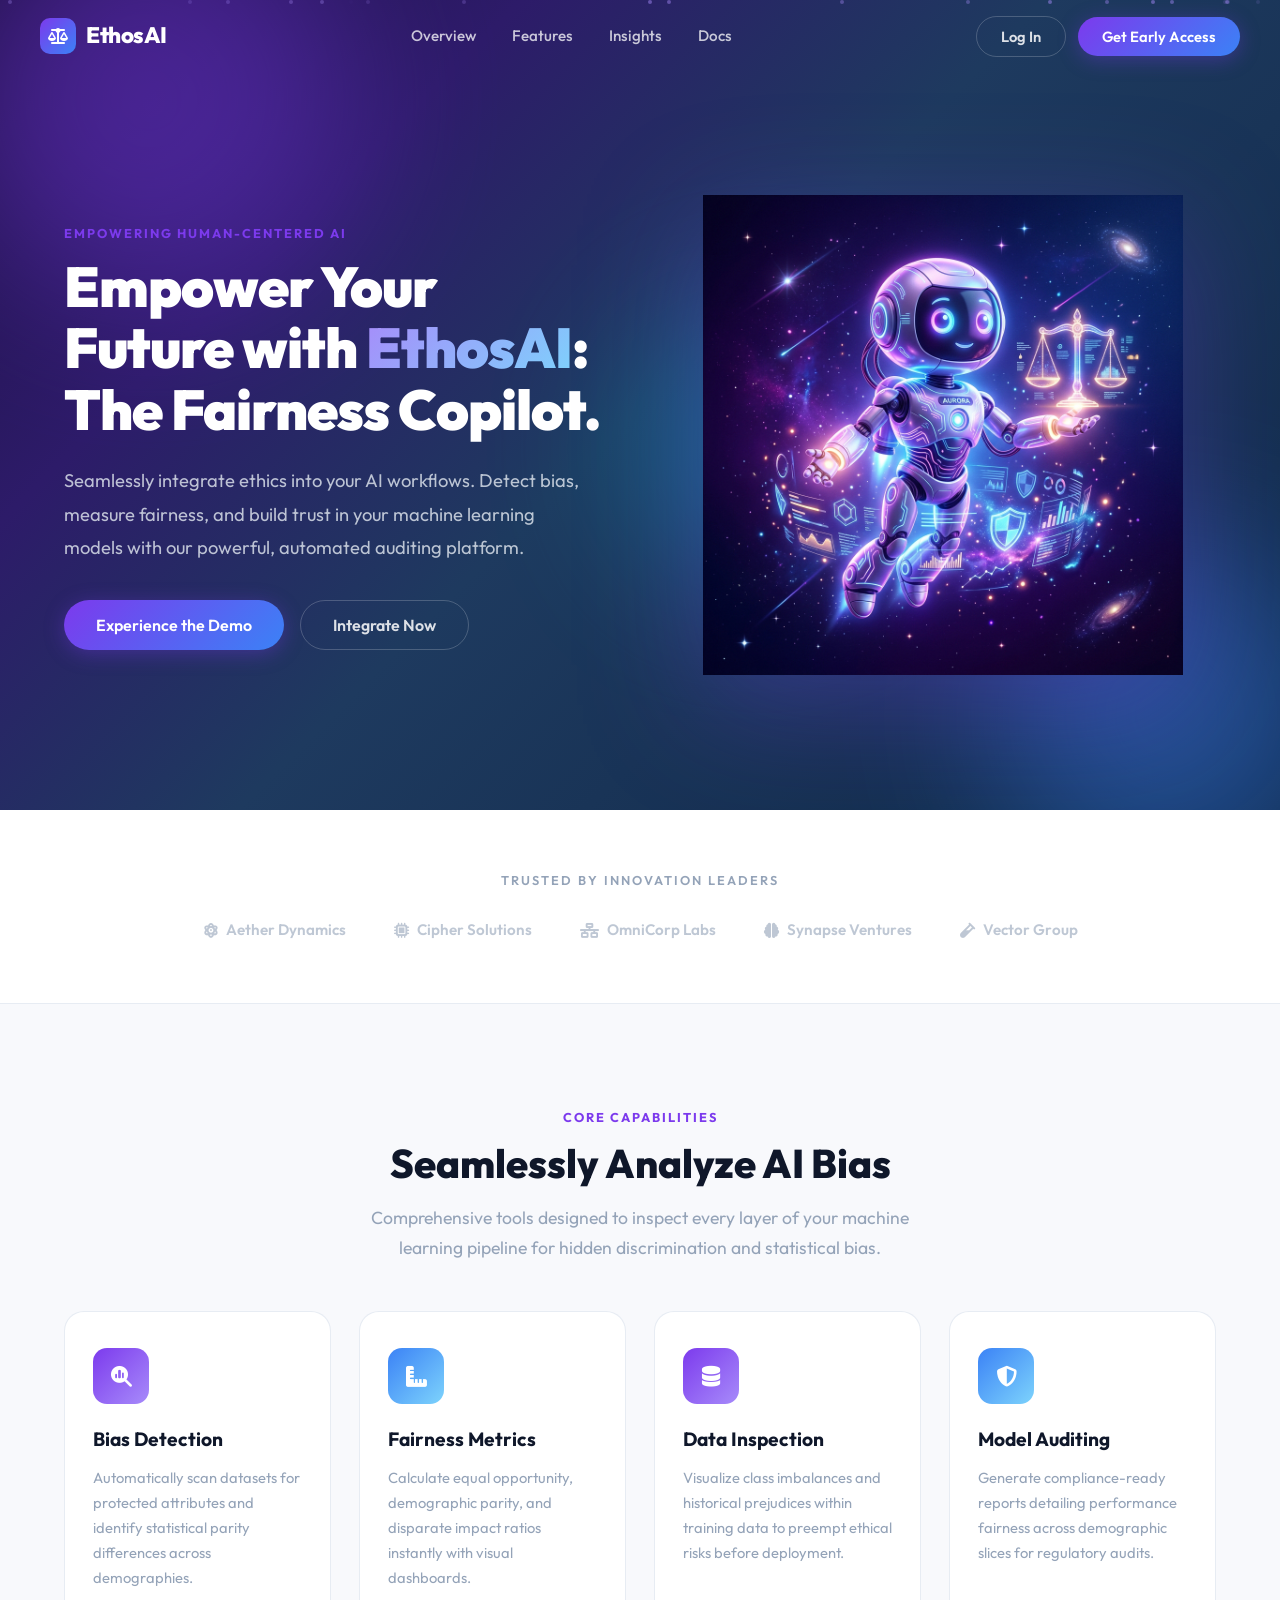
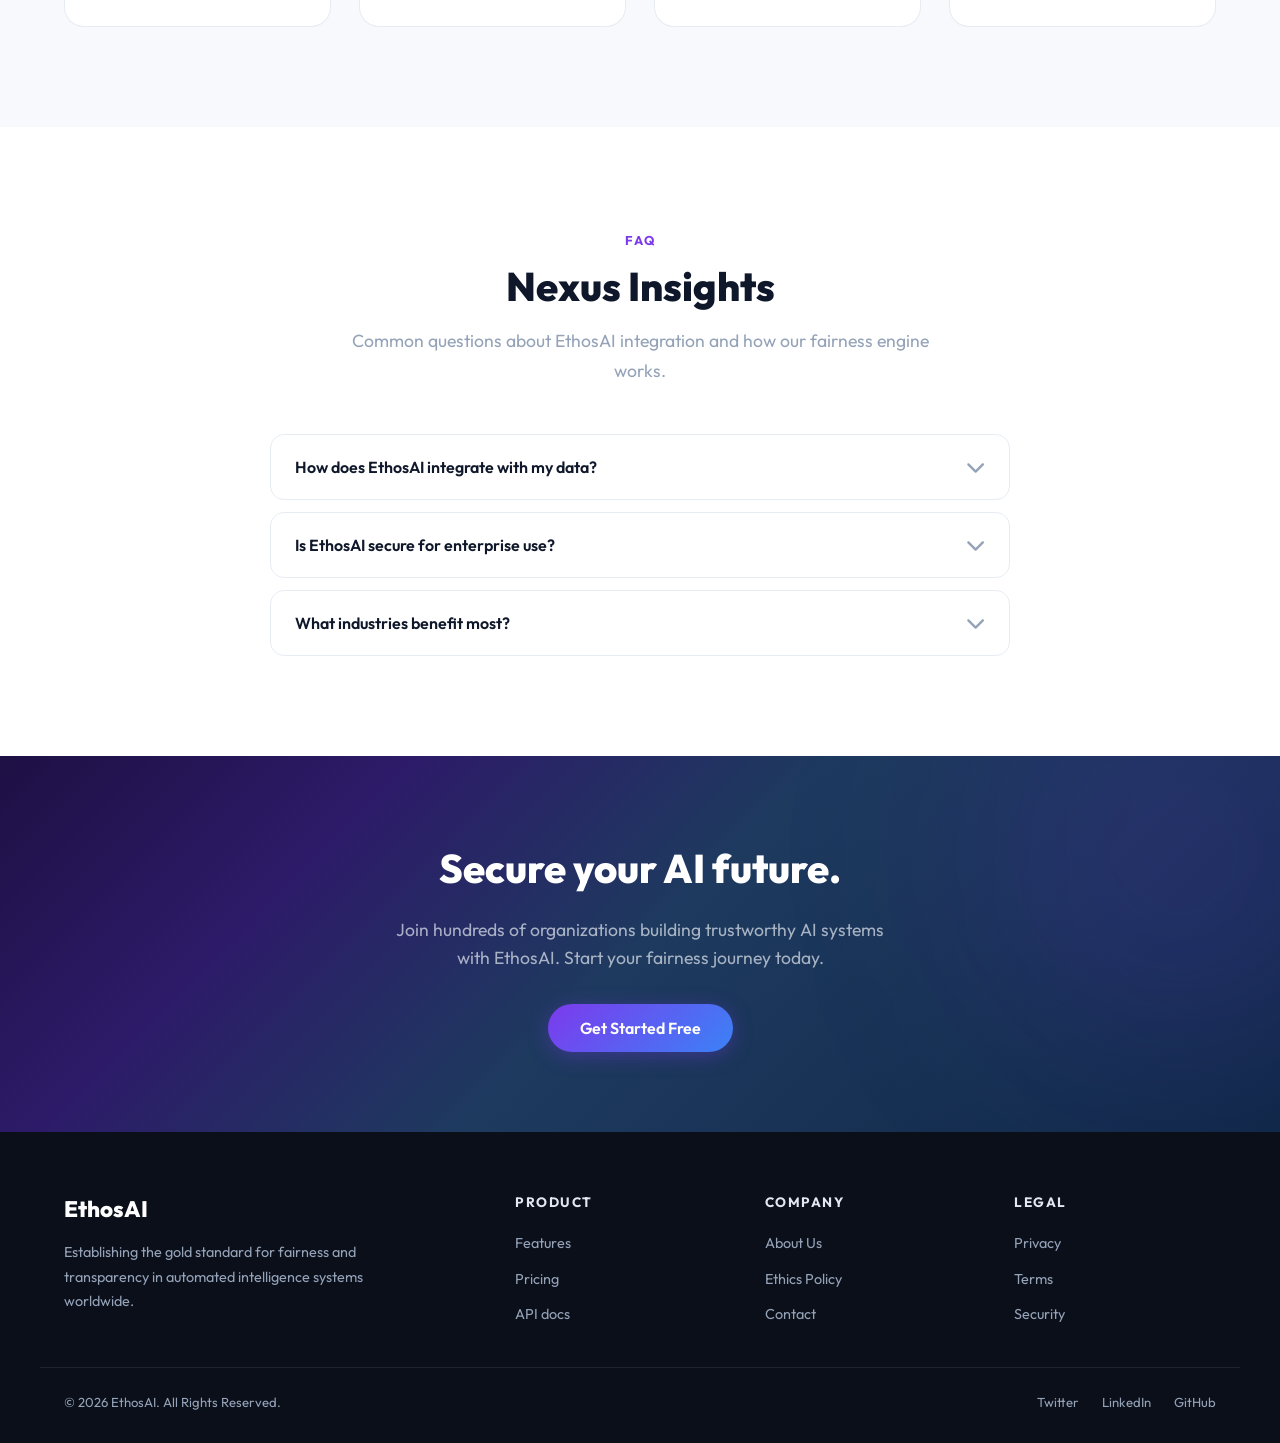
<file: frontend/index.html>
<!DOCTYPE html>
<html lang="en">
<head>
    <meta charset="UTF-8">
    <meta name="viewport" content="width=device-width, initial-scale=1.0">
    <title>EthosAI | Ensuring Fairness in AI Systems</title>
    <!-- Font Awesome -->
    <link rel="stylesheet" href="https://cdnjs.cloudflare.com/ajax/libs/font-awesome/6.4.0/css/all.min.css">
    <!-- Custom Style -->
    <link rel="stylesheet" href="styles.css">
</head>
<body>

    <!-- Navigation -->
    <nav class="navbar" id="navbar">
        <div class="navbar-inner">
            <div class="nav-logo" onclick="window.location.href='/'">
                <div class="nav-logo-icon">
                    <i class="fa-solid fa-scale-balanced"></i>
                </div>
                <span class="nav-logo-text">EthosAI</span>
            </div>
            
            <ul class="nav-links">
                <li><a href="#overview">Overview</a></li>
                <li><a href="#features">Features</a></li>
                <li><a href="#faq">Insights</a></li>
                <li><a href="/docs">Docs</a></li>
            </ul>

            <div class="nav-actions">
                <button class="btn btn-ghost" onclick="window.location.href='/login'">Log In</button>
                <button class="btn btn-primary" onclick="window.location.href='/login'">Get Early Access</button>
                <button class="nav-toggle">
                    <i class="fa-solid fa-bars"></i>
                </button>
            </div>
        </div>
    </nav>

    <!-- Hero Section -->
    <section class="hero" id="overview">
        <div class="hero-bg-orbs">
            <div class="hero-orb hero-orb-1"></div>
            <div class="hero-orb hero-orb-2"></div>
            <div class="hero-orb hero-orb-3"></div>
        </div>
        <div class="hero-particles" id="particles"></div>
        
        <div class="hero-grid container">
            <div class="hero-content">
                <span class="section-label">Empowering Human-Centered AI</span>
                <h1>Empower Your Future with <span class="gradient-text">EthosAI</span>: The Fairness Copilot.</h1>
                <p>Seamlessly integrate ethics into your AI workflows. Detect bias, measure fairness, and build trust in your machine learning models with our powerful, automated auditing platform.</p>
                <div class="hero-buttons">
                    <button class="btn btn-primary btn-lg" onclick="window.location.href='/login'">Experience the Demo</button>
                    <button class="btn btn-ghost btn-lg" onclick="window.location.href='/login'">Integrate Now</button>
                </div>
            </div>
            <div class="hero-image">
                <img src="hero-ai.png" alt="Futuristic AI Robot Character">
            </div>
        </div>
    </section>

    <!-- Trusted By -->
    <section class="trusted">
        <div class="container">
            <p class="trusted-label">Trusted by Innovation Leaders</p>
            <div class="trusted-logos">
                <div class="trusted-item">
                    <i class="fa-solid fa-atom"></i>
                    <span>Aether Dynamics</span>
                </div>
                <div class="trusted-item">
                    <i class="fa-solid fa-microchip"></i>
                    <span>Cipher Solutions</span>
                </div>
                <div class="trusted-item">
                    <i class="fa-solid fa-network-wired"></i>
                    <span>OmniCorp Labs</span>
                </div>
                <div class="trusted-item">
                    <i class="fa-solid fa-brain"></i>
                    <span>Synapse Ventures</span>
                </div>
                <div class="trusted-item">
                    <i class="fa-solid fa-vial"></i>
                    <span>Vector Group</span>
                </div>
            </div>
        </div>
    </section>

    <!-- Features Section -->
    <section class="features" id="features">
        <div class="container">
            <div class="text-center">
                <span class="section-label">Core Capabilities</span>
                <h2 class="section-title">Seamlessly Analyze AI Bias</h2>
                <p class="section-subtitle">Comprehensive tools designed to inspect every layer of your machine learning pipeline for hidden discrimination and statistical bias.</p>
            </div>

            <div class="features-grid">
                <div class="feature-card">
                    <div class="feature-icon purple">
                        <i class="fa-solid fa-magnifying-glass-chart"></i>
                    </div>
                    <h3>Bias Detection</h3>
                    <p>Automatically scan datasets for protected attributes and identify statistical parity differences across demographies.</p>
                </div>
                <div class="feature-card">
                    <div class="feature-icon blue">
                        <i class="fa-solid fa-ruler-combined"></i>
                    </div>
                    <h3>Fairness Metrics</h3>
                    <p>Calculate equal opportunity, demographic parity, and disparate impact ratios instantly with visual dashboards.</p>
                </div>
                <div class="feature-card">
                    <div class="feature-icon purple">
                        <i class="fa-solid fa-database"></i>
                    </div>
                    <h3>Data Inspection</h3>
                    <p>Visualize class imbalances and historical prejudices within training data to preempt ethical risks before deployment.</p>
                </div>
                <div class="feature-card">
                    <div class="feature-icon blue">
                        <i class="fa-solid fa-shield-halved"></i>
                    </div>
                    <h3>Model Auditing</h3>
                    <p>Generate compliance-ready reports detailing performance fairness across demographic slices for regulatory audits.</p>
                </div>
            </div>
        </div>
    </section>

    <!-- FAQ Section -->
    <section class="faq" id="faq">
        <div class="container">
            <div class="text-center">
                <span class="section-label">FAQ</span>
                <h2 class="section-title">Nexus Insights</h2>
                <p class="section-subtitle">Common questions about EthosAI integration and how our fairness engine works.</p>
            </div>

            <div class="faq-grid">
                <div class="faq-item">
                    <button class="faq-question">
                        How does EthosAI integrate with my data?
                        <span class="faq-chevron"><i class="fa-solid fa-chevron-down"></i></span>
                    </button>
                    <div class="faq-answer">
                        <p>We support various data connectors including CSV uploads, JSON feeds, and database integrations. Our API can hook directly into your ML training pipelines.</p>
                    </div>
                </div>
                <div class="faq-item">
                    <button class="faq-question">
                        Is EthosAI secure for enterprise use?
                        <span class="faq-chevron"><i class="fa-solid fa-chevron-down"></i></span>
                    </button>
                    <div class="faq-answer">
                        <p>Yes. We use enterprise-grade encryption and can be deployed on-premise to ensure your proprietary training data never leaves your secure infrastructure.</p>
                    </div>
                </div>
                <div class="faq-item">
                    <button class="faq-question">
                        What industries benefit most?
                        <span class="faq-chevron"><i class="fa-solid fa-chevron-down"></i></span>
                    </button>
                    <div class="faq-answer">
                        <p>Our platform is most popular in Fintech, Healthcare, and HR tech—sectors where algorithmic fairness is critical for regulatory compliance and social impact.</p>
                    </div>
                </div>
            </div>
        </div>
    </section>

    <!-- CTA Section -->
    <section class="cta-section">
        <div class="container text-center">
            <h2>Secure your AI future.</h2>
            <p>Join hundreds of organizations building trustworthy AI systems with EthosAI. Start your fairness journey today.</p>
            <button class="btn btn-primary btn-lg" onclick="window.location.href='/login'">Get Started Free</button>
        </div>
    </section>

    <!-- Footer -->
    <footer class="footer">
        <div class="footer-grid container">
            <div class="footer-brand">
                <h3>EthosAI</h3>
                <p>Establishing the gold standard for fairness and transparency in automated intelligence systems worldwide.</p>
            </div>
            <div class="footer-col">
                <h4>Product</h4>
                <ul>
                    <li><a href="#">Features</a></li>
                    <li><a href="#">Pricing</a></li>
                    <li><a href="#">API docs</a></li>
                </ul>
            </div>
            <div class="footer-col">
                <h4>Company</h4>
                <ul>
                    <li><a href="#">About Us</a></li>
                    <li><a href="#">Ethics Policy</a></li>
                    <li><a href="#">Contact</a></li>
                </ul>
            </div>
            <div class="footer-col">
                <h4>Legal</h4>
                <ul>
                    <li><a href="#">Privacy</a></li>
                    <li><a href="#">Terms</a></li>
                    <li><a href="#">Security</a></li>
                </ul>
            </div>
        </div>
        <div class="footer-bottom container">
            <p>© 2026 EthosAI. All Rights Reserved.</p>
            <div>
                <a href="#">Twitter</a>
                <a href="#">LinkedIn</a>
                <a href="#">GitHub</a>
            </div>
        </div>
    </footer>

    <script>
        // Navbar Scroll Effect
        window.addEventListener('scroll', () => {
            const navbar = document.getElementById('navbar');
            if (window.scrollY > 50) {
                navbar.classList.add('scrolled');
            } else {
                navbar.classList.remove('scrolled');
            }
        });

        // FAQ Accordion
        const faqItems = document.querySelectorAll('.faq-item');
        faqItems.forEach(item => {
            const question = item.querySelector('.faq-question');
            question.addEventListener('click', () => {
                const isOpen = item.classList.contains('open');
                // Close others
                faqItems.forEach(i => i.classList.remove('open'));
                if (!isOpen) item.classList.add('open');
            });
        });

        // Particle Generation
        const particlesContainer = document.getElementById('particles');
        const particleCount = 20;
        for (let i = 0; i < particleCount; i++) {
            const particle = document.createElement('div');
            particle.className = 'particle';
            particle.style.left = Math.random() * 100 + '%';
            particle.style.animationDelay = Math.random() * 10 + 's';
            particle.style.opacity = Math.random();
            particlesContainer.appendChild(particle);
        }
    </script>
</body>
</html>
</file>
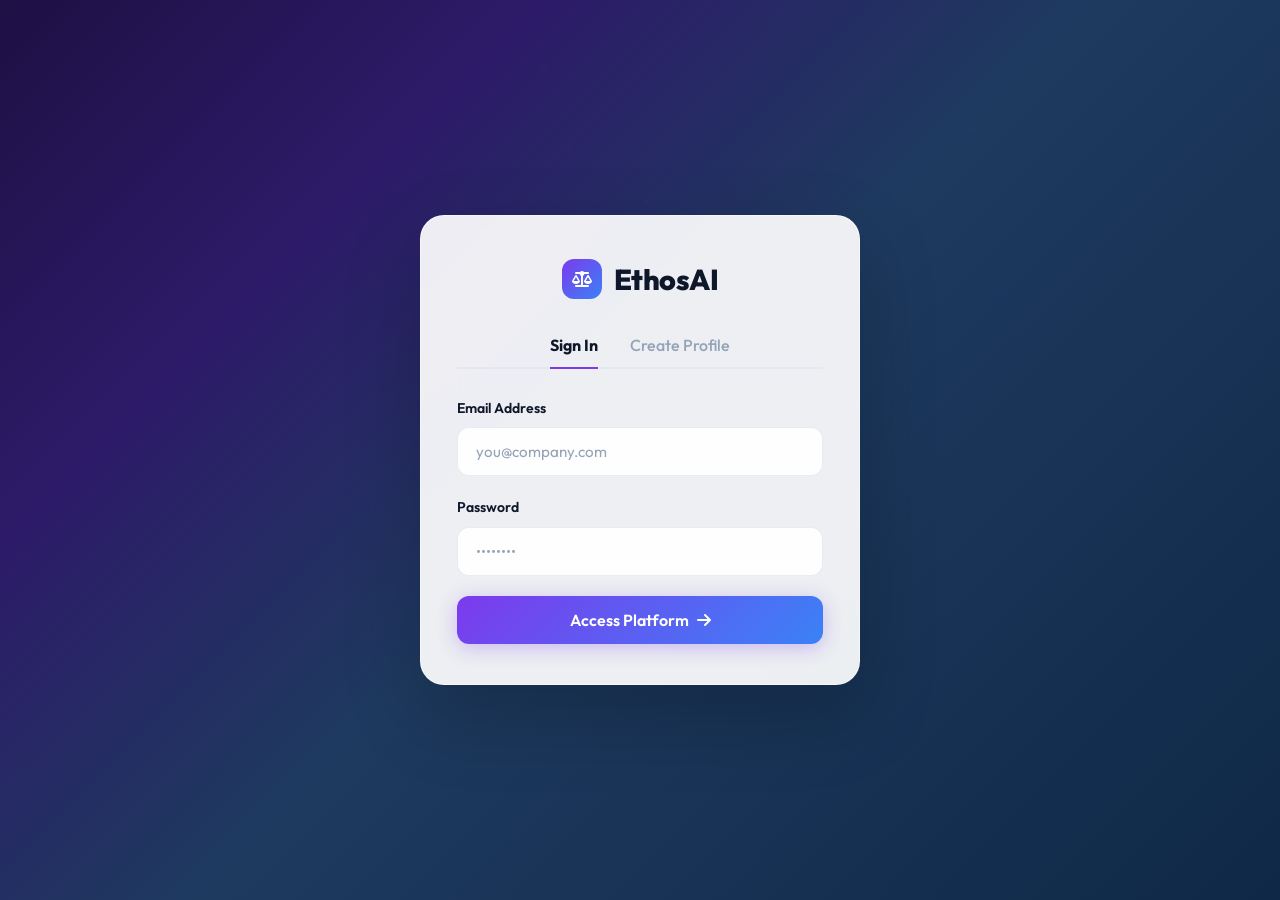
<file: frontend/login.html>
<!DOCTYPE html>
<html lang="en">
<head>
    <meta charset="UTF-8">
    <meta name="viewport" content="width=device-width, initial-scale=1.0">
    <title>EthosAI | Secure Access</title>
    <!-- Font Awesome -->
    <link rel="stylesheet" href="https://cdnjs.cloudflare.com/ajax/libs/font-awesome/6.4.0/css/all.min.css">
    <!-- Custom Style -->
    <link rel="stylesheet" href="styles.css">
</head>
<body class="login-page">

    <!-- Floating Particles -->
    <div class="login-particles" id="particles"></div>

    <!-- Login/Register Container -->
    <div class="login-card">
        <!-- Logo -->
        <div class="login-logo" onclick="window.location.href='/'">
            <div class="login-logo-icon">
                <i class="fa-solid fa-scale-balanced"></i>
            </div>
            <h1>EthosAI</h1>
        </div>

        <!-- Toggles -->
        <div class="login-tabs">
            <button id="tab-login" class="login-tab active" onclick="switchTab('login')">Sign In</button>
            <button id="tab-register" class="login-tab" onclick="switchTab('register')">Create Profile</button>
        </div>

        <!-- System Message / Errors -->
        <div id="sys-message"></div>

        <!-- Login Form -->
        <form id="form-login" onsubmit="handleAuth(event, 'login')">
            <div class="login-field">
                <label>Email Address</label>
                <input type="email" id="login-email" required class="login-input" placeholder="you@company.com">
            </div>
            <div class="login-field">
                <label>Password</label>
                <input type="password" id="login-password" required class="login-input" placeholder="••••••••">
            </div>
            <button type="submit" class="login-submit">
                Access Platform <i class="fa-solid fa-arrow-right"></i>
            </button>
        </form>

        <!-- Register Form -->
        <form id="form-register" class="hidden-form" onsubmit="handleAuth(event, 'register')">
            <div class="login-field">
                <label>Full Name</label>
                <input type="text" id="reg-name" required class="login-input" placeholder="Jane Doe">
            </div>
            <div class="login-field">
                <label>Email Address</label>
                <input type="email" id="reg-email" required class="login-input" placeholder="jane@company.com">
            </div>
            <div class="login-field">
                <label>Secure Password</label>
                <input type="password" id="reg-password" required class="login-input" placeholder="••••••••">
            </div>
            <button type="submit" class="login-submit register-btn">
                Create Account
            </button>
        </form>
    </div>

    <script>
        function switchTab(tab) {
            document.getElementById('sys-message').classList.remove('error', 'success');
            
            if(tab === 'login') {
                document.getElementById('form-login').classList.remove('hidden-form');
                document.getElementById('form-register').classList.add('hidden-form');
                document.getElementById('tab-login').classList.add('active');
                document.getElementById('tab-register').classList.remove('active');
            } else {
                document.getElementById('form-register').classList.remove('hidden-form');
                document.getElementById('form-login').classList.add('hidden-form');
                document.getElementById('tab-register').classList.add('active');
                document.getElementById('tab-login').classList.remove('active');
            }
        }

        function showMessage(msg, isError) {
            const el = document.getElementById('sys-message');
            el.innerHTML = msg;
            el.className = isError ? 'error' : 'success';
        }

        async function handleAuth(e, type) {
            e.preventDefault();
            const btn = e.target.querySelector('button[type="submit"]');
            const originalText = btn.innerHTML;
            btn.innerHTML = 'Verifying...';
            btn.disabled = true;

            const endpoint = type === 'login' ? '/api/login' : '/api/signup';
            
            const payload = {};
            if (type === 'login') {
                payload.email = document.getElementById('login-email').value;
                payload.password = document.getElementById('login-password').value;
            } else {
                payload.name = document.getElementById('reg-name').value;
                payload.email = document.getElementById('reg-email').value;
                payload.password = document.getElementById('reg-password').value;
            }

            try {
                const res = await fetch(endpoint, {
                    method: 'POST',
                    headers: { 'Content-Type': 'application/json' },
                    body: JSON.stringify(payload)
                });
                
                const data = await res.json();
                
                if (data.error) {
                    showMessage(data.error, true);
                    btn.innerHTML = originalText;
                    btn.disabled = false;
                } else {
                    showMessage(data.success || 'Welcome back! Redirecting...', false);
                    setTimeout(() => {
                        window.location.href = '/chat';
                    }, 1000);
                }
            } catch (err) {
                showMessage("Nexus terminal connection failed.", true);
                btn.innerHTML = originalText;
                btn.disabled = false;
            }
        }

        // Particle Generation
        const particlesContainer = document.getElementById('particles');
        const particleCount = 20;
        for (let i = 0; i < particleCount; i++) {
            const particle = document.createElement('div');
            particle.className = 'chat-particle'; // reuse chat particle animation
            particle.style.left = Math.random() * 100 + '%';
            particle.style.bottom = Math.random() * 100 + '%';
            particle.style.animationDuration = (Math.random() * 10 + 10) + 's';
            particle.style.opacity = Math.random() * 0.5;
            particle.style.width = Math.random() * 6 + 2 + 'px';
            particle.style.height = particle.style.width;
            particlesContainer.appendChild(particle);
        }
    </script>
</body>
</html>
</file>
<file: frontend/styles.css>
/* ============================================
   EthosAI — Futuristic Design System
   Purple/Blue Gradient • Glassmorphism • Animations
   ============================================ */

/* --- Google Fonts Import --- */
@import url('https://fonts.googleapis.com/css2?family=Outfit:wght@300;400;500;600;700;800;900&display=swap');

/* --- Design Tokens --- */
:root {
    /* Primary Palette */
    --brand-primary: #7c3aed;
    --brand-primary-light: #a78bfa;
    --brand-primary-dark: #5b21b6;
    --brand-secondary: #3b82f6;
    --brand-accent: #06b6d4;

    /* Gradients */
    --gradient-hero: linear-gradient(135deg, #1e1044 0%, #2d1b69 25%, #1e3a5f 50%, #0f2847 100%);
    --gradient-btn-primary: linear-gradient(135deg, #7c3aed 0%, #3b82f6 100%);
    --gradient-btn-secondary: linear-gradient(135deg, #a78bfa 0%, #7dd3fc 100%);
    --gradient-card: linear-gradient(145deg, rgba(124, 58, 237, 0.08) 0%, rgba(59, 130, 246, 0.05) 100%);
    --gradient-icon-1: linear-gradient(135deg, #7c3aed, #a78bfa);
    --gradient-icon-2: linear-gradient(135deg, #3b82f6, #7dd3fc);
    --gradient-icon-3: linear-gradient(135deg, #06b6d4, #67e8f9);

    /* Backgrounds */
    --bg-body: #f8f9fc;
    --bg-dark: #0b0f1a;
    --bg-card: #ffffff;
    --bg-glass: rgba(255, 255, 255, 0.08);
    --bg-glass-light: rgba(255, 255, 255, 0.7);

    /* Text */
    --text-heading: #0f172a;
    --text-body: #475569;
    --text-muted: #94a3b8;
    --text-light: #e2e8f0;
    --text-white: #ffffff;

    /* Borders & Shadows */
    --border-light: rgba(226, 232, 240, 0.8);
    --border-glass: rgba(255, 255, 255, 0.15);
    --shadow-sm: 0 2px 8px rgba(0, 0, 0, 0.04);
    --shadow-md: 0 8px 30px rgba(0, 0, 0, 0.08);
    --shadow-lg: 0 20px 60px rgba(0, 0, 0, 0.12);
    --shadow-glow: 0 0 40px rgba(124, 58, 237, 0.25);

    /* Spacing */
    --section-pad: 100px 0;
    --container-max: 1200px;

    /* Chat Colors */
    --chat-bg: rgba(255, 255, 255, 0.92);
    --bubble-user: var(--brand-primary);
    --bubble-bot: #ffffff;
    --border-color: #e2e8f0;

    /* Transitions */
    --transition: all 0.3s cubic-bezier(0.4, 0, 0.2, 1);
}

/* --- Global Reset --- */
*,
*::before,
*::after {
    box-sizing: border-box;
    margin: 0;
    padding: 0;
}

html {
    scroll-behavior: smooth;
    -webkit-font-smoothing: antialiased;
    -moz-osx-font-smoothing: grayscale;
}

body {
    font-family: 'Outfit', sans-serif;
    color: var(--text-body);
    background: var(--bg-body);
    line-height: 1.6;
    overflow-x: hidden;
}

a {
    text-decoration: none;
    color: inherit;
    transition: var(--transition);
}

img {
    max-width: 100%;
    height: auto;
    display: block;
}

/* --- Utilities --- */
.container {
    max-width: var(--container-max);
    margin: 0 auto;
    padding: 0 24px;
}

.section-label {
    display: inline-block;
    font-size: 0.8rem;
    font-weight: 700;
    text-transform: uppercase;
    letter-spacing: 2px;
    color: var(--brand-primary);
    margin-bottom: 12px;
}

.section-title {
    font-size: 2.5rem;
    font-weight: 800;
    color: var(--text-heading);
    margin-bottom: 16px;
    line-height: 1.2;
}

.section-subtitle {
    font-size: 1.1rem;
    color: var(--text-muted);
    max-width: 580px;
    margin: 0 auto 48px;
    line-height: 1.7;
}

.text-center {
    text-align: center;
}

.glass-panel {
    background: var(--bg-glass-light);
    backdrop-filter: blur(20px);
    -webkit-backdrop-filter: blur(20px);
    border: 1px solid rgba(255, 255, 255, 0.6);
    box-shadow: var(--shadow-lg);
}

/* ============================================
   NAVBAR
   ============================================ */
.navbar {
    position: fixed;
    top: 0;
    left: 0;
    right: 0;
    z-index: 1000;
    padding: 0 24px;
    transition: var(--transition);
}

.navbar.scrolled {
    background: rgba(255, 255, 255, 0.9);
    backdrop-filter: blur(20px);
    box-shadow: 0 2px 20px rgba(0, 0, 0, 0.06);
}

.navbar-inner {
    max-width: var(--container-max);
    margin: 0 auto;
    display: flex;
    justify-content: space-between;
    align-items: center;
    height: 72px;
}

.nav-logo {
    display: flex;
    align-items: center;
    gap: 10px;
    cursor: pointer;
}

.nav-logo-icon {
    width: 36px;
    height: 36px;
    background: var(--gradient-btn-primary);
    border-radius: 10px;
    display: flex;
    align-items: center;
    justify-content: center;
    color: white;
    font-size: 1rem;
}

.nav-logo-text {
    font-size: 1.4rem;
    font-weight: 800;
    color: var(--text-white);
    letter-spacing: -0.5px;
}

.navbar.scrolled .nav-logo-text {
    color: var(--text-heading);
}

.nav-links {
    display: flex;
    gap: 36px;
    list-style: none;
}

.nav-links a {
    font-size: 0.95rem;
    font-weight: 500;
    color: rgba(255, 255, 255, 0.75);
    transition: var(--transition);
    position: relative;
}

.nav-links a::after {
    content: '';
    position: absolute;
    bottom: -4px;
    left: 0;
    width: 0;
    height: 2px;
    background: var(--brand-primary-light);
    transition: width 0.3s ease;
}

.nav-links a:hover {
    color: var(--text-white);
}

.nav-links a:hover::after {
    width: 100%;
}

.navbar.scrolled .nav-links a {
    color: var(--text-body);
}

.navbar.scrolled .nav-links a:hover {
    color: var(--brand-primary);
}

.navbar.scrolled .nav-links a::after {
    background: var(--brand-primary);
}

.nav-actions {
    display: flex;
    align-items: center;
    gap: 12px;
}

.btn {
    display: inline-flex;
    align-items: center;
    justify-content: center;
    gap: 8px;
    padding: 10px 24px;
    border-radius: 50px;
    font-family: 'Outfit', sans-serif;
    font-size: 0.92rem;
    font-weight: 600;
    border: none;
    cursor: pointer;
    transition: var(--transition);
    white-space: nowrap;
}

.btn-ghost {
    background: transparent;
    color: rgba(255, 255, 255, 0.85);
    border: 1px solid rgba(255, 255, 255, 0.2);
}

.btn-ghost:hover {
    background: rgba(255, 255, 255, 0.1);
    color: white;
    border-color: rgba(255, 255, 255, 0.4);
}

.navbar.scrolled .btn-ghost {
    color: var(--text-body);
    border-color: var(--border-light);
}

.navbar.scrolled .btn-ghost:hover {
    color: var(--brand-primary);
    border-color: var(--brand-primary);
    background: rgba(124, 58, 237, 0.05);
}

.btn-primary {
    background: var(--gradient-btn-primary);
    color: white;
    box-shadow: 0 4px 20px rgba(124, 58, 237, 0.35);
}

.btn-primary:hover {
    transform: translateY(-2px);
    box-shadow: 0 8px 30px rgba(124, 58, 237, 0.45);
}

.btn-outline {
    background: white;
    color: var(--text-heading);
    border: 1.5px solid var(--border-light);
    box-shadow: var(--shadow-sm);
}

.btn-outline:hover {
    border-color: var(--brand-primary-light);
    color: var(--brand-primary);
    box-shadow: var(--shadow-md);
    transform: translateY(-2px);
}

.btn-lg {
    padding: 14px 32px;
    font-size: 1rem;
}

/* Mobile menu toggle */
.nav-toggle {
    display: none;
    background: none;
    border: none;
    color: white;
    font-size: 1.5rem;
    cursor: pointer;
}

.navbar.scrolled .nav-toggle {
    color: var(--text-heading);
}

/* ============================================
   HERO SECTION
   ============================================ */
.hero {
    position: relative;
    background: var(--gradient-hero);
    padding: 160px 24px 100px;
    overflow: hidden;
    min-height: 90vh;
    display: flex;
    align-items: center;
}

.hero-bg-orbs {
    position: absolute;
    inset: 0;
    overflow: hidden;
    pointer-events: none;
}

.hero-orb {
    position: absolute;
    border-radius: 50%;
    filter: blur(80px);
    opacity: 0.4;
    animation: orbFloat 12s ease-in-out infinite alternate;
}

.hero-orb-1 {
    width: 400px;
    height: 400px;
    background: #7c3aed;
    top: -100px;
    left: -50px;
}

.hero-orb-2 {
    width: 350px;
    height: 350px;
    background: #3b82f6;
    bottom: -80px;
    right: -60px;
    animation-delay: -4s;
}

.hero-orb-3 {
    width: 250px;
    height: 250px;
    background: #06b6d4;
    top: 40%;
    left: 50%;
    animation-delay: -8s;
}

@keyframes orbFloat {
    0% {
        transform: translate(0, 0) scale(1);
    }

    100% {
        transform: translate(30px, -40px) scale(1.1);
    }
}

/* Particle dots */
.hero-particles {
    position: absolute;
    inset: 0;
    overflow: hidden;
    pointer-events: none;
}

.particle {
    position: absolute;
    width: 4px;
    height: 4px;
    background: rgba(167, 139, 250, 0.5);
    border-radius: 50%;
    animation: particleRise 18s linear infinite;
}

@keyframes particleRise {
    0% {
        transform: translateY(100vh) scale(0);
        opacity: 0;
    }

    20% {
        opacity: 1;
    }

    100% {
        transform: translateY(-20vh) scale(1.5);
        opacity: 0;
    }
}

.hero-grid {
    max-width: var(--container-max);
    margin: 0 auto;
    display: grid;
    grid-template-columns: 1fr 1fr;
    gap: 60px;
    align-items: center;
    position: relative;
    z-index: 2;
}

.hero-content h1 {
    font-size: 3.5rem;
    font-weight: 900;
    color: var(--text-white);
    line-height: 1.1;
    margin-bottom: 24px;
    letter-spacing: -1px;
}

.hero-content h1 .gradient-text {
    background: linear-gradient(135deg, #a78bfa, #7dd3fc);
    -webkit-background-clip: text;
    -webkit-text-fill-color: transparent;
    background-clip: text;
}

.hero-content p {
    font-size: 1.15rem;
    color: rgba(226, 232, 240, 0.8);
    line-height: 1.8;
    margin-bottom: 36px;
    max-width: 520px;
}

.hero-buttons {
    display: flex;
    gap: 16px;
    flex-wrap: wrap;
}

.hero-image {
    display: flex;
    justify-content: center;
    align-items: center;
}

.hero-image img {
    max-width: 480px;
    width: 100%;
    animation: heroFloat 6s ease-in-out infinite;
    filter: drop-shadow(0 30px 60px rgba(124, 58, 237, 0.3));
}

@keyframes heroFloat {

    0%,
    100% {
        transform: translateY(0px);
    }

    50% {
        transform: translateY(-20px);
    }
}

/* ============================================
   TRUSTED-BY STRIP
   ============================================ */
.trusted {
    padding: 60px 24px;
    background: white;
    border-bottom: 1px solid var(--border-light);
}

.trusted-label {
    text-align: center;
    font-size: 0.8rem;
    font-weight: 600;
    text-transform: uppercase;
    letter-spacing: 2px;
    color: var(--text-muted);
    margin-bottom: 28px;
}

.trusted-logos {
    display: flex;
    justify-content: center;
    align-items: center;
    gap: 48px;
    flex-wrap: wrap;
    max-width: 900px;
    margin: 0 auto;
}

.trusted-item {
    display: flex;
    align-items: center;
    gap: 8px;
    color: var(--text-muted);
    font-weight: 600;
    font-size: 0.95rem;
    opacity: 0.6;
    transition: var(--transition);
}

.trusted-item:hover {
    opacity: 1;
    color: var(--text-heading);
}

.trusted-item svg {
    width: 20px;
    height: 20px;
    opacity: 0.7;
}

/* ============================================
   FEATURES SECTION
   ============================================ */
.features {
    padding: var(--section-pad);
    background: var(--bg-body);
}

.features-grid {
    display: grid;
    grid-template-columns: repeat(auto-fit, minmax(260px, 1fr));
    gap: 28px;
    margin-top: 12px;
}

.feature-card {
    background: var(--bg-card);
    border-radius: 20px;
    padding: 36px 28px;
    border: 1px solid var(--border-light);
    transition: var(--transition);
    position: relative;
    overflow: hidden;
}

.feature-card::before {
    content: '';
    position: absolute;
    top: 0;
    left: 0;
    right: 0;
    height: 3px;
    background: var(--gradient-btn-primary);
    opacity: 0;
    transition: opacity 0.3s ease;
}

.feature-card:hover {
    transform: translateY(-6px);
    box-shadow: var(--shadow-lg);
    border-color: transparent;
}

.feature-card:hover::before {
    opacity: 1;
}

.feature-icon {
    width: 56px;
    height: 56px;
    border-radius: 14px;
    display: flex;
    align-items: center;
    justify-content: center;
    font-size: 1.3rem;
    color: white;
    margin-bottom: 20px;
}

.feature-icon.purple {
    background: var(--gradient-icon-1);
}

.feature-icon.blue {
    background: var(--gradient-icon-2);
}

.feature-icon.cyan {
    background: var(--gradient-icon-3);
}

.feature-card h3 {
    font-size: 1.2rem;
    font-weight: 700;
    color: var(--text-heading);
    margin-bottom: 10px;
}

.feature-card p {
    font-size: 0.92rem;
    color: var(--text-muted);
    line-height: 1.7;
}

/* ============================================
   FAQ / INSIGHTS SECTION
   ============================================ */
.faq {
    padding: var(--section-pad);
    background: white;
}

.faq-grid {
    max-width: 740px;
    margin: 0 auto;
    display: flex;
    flex-direction: column;
    gap: 12px;
}

.faq-item {
    border: 1px solid var(--border-light);
    border-radius: 14px;
    overflow: hidden;
    transition: var(--transition);
}

.faq-item:hover {
    border-color: var(--brand-primary-light);
}

.faq-question {
    width: 100%;
    display: flex;
    justify-content: space-between;
    align-items: center;
    padding: 20px 24px;
    background: transparent;
    border: none;
    cursor: pointer;
    font-family: 'Outfit', sans-serif;
    font-size: 1rem;
    font-weight: 600;
    color: var(--text-heading);
    text-align: left;
    transition: var(--transition);
}

.faq-question:hover {
    color: var(--brand-primary);
}

.faq-chevron {
    font-size: 1.2rem;
    color: var(--text-muted);
    transition: transform 0.3s ease;
}

.faq-item.open .faq-chevron {
    transform: rotate(180deg);
    color: var(--brand-primary);
}

.faq-answer {
    max-height: 0;
    overflow: hidden;
    transition: max-height 0.4s ease, padding 0.3s ease;
}

.faq-item.open .faq-answer {
    max-height: 300px;
    padding: 0 24px 20px;
}

.faq-answer p {
    font-size: 0.95rem;
    color: var(--text-body);
    line-height: 1.7;
}

/* ============================================
   CTA SECTION
   ============================================ */
.cta-section {
    padding: 80px 24px;
    background: var(--gradient-hero);
    text-align: center;
    position: relative;
    overflow: hidden;
}

.cta-section::before {
    content: '';
    position: absolute;
    width: 400px;
    height: 400px;
    background: rgba(124, 58, 237, 0.15);
    border-radius: 50%;
    filter: blur(100px);
    top: -100px;
    right: -100px;
}

.cta-section h2 {
    font-size: 2.5rem;
    font-weight: 800;
    color: var(--text-white);
    margin-bottom: 16px;
    position: relative;
    z-index: 1;
}

.cta-section p {
    font-size: 1.1rem;
    color: rgba(226, 232, 240, 0.7);
    margin-bottom: 32px;
    max-width: 500px;
    margin-left: auto;
    margin-right: auto;
    position: relative;
    z-index: 1;
}

.cta-section .btn {
    position: relative;
    z-index: 1;
}

/* ============================================
   FOOTER
   ============================================ */
.footer {
    background: var(--bg-dark);
    padding: 60px 24px 30px;
    color: var(--text-muted);
}

.footer-grid {
    max-width: var(--container-max);
    margin: 0 auto;
    display: grid;
    grid-template-columns: 2fr 1fr 1fr 1fr;
    gap: 48px;
    padding-bottom: 40px;
    border-bottom: 1px solid rgba(255, 255, 255, 0.08);
}

.footer-brand h3 {
    font-size: 1.4rem;
    font-weight: 800;
    color: var(--text-white);
    margin-bottom: 12px;
    display: flex;
    align-items: center;
    gap: 10px;
}

.footer-brand p {
    font-size: 0.9rem;
    line-height: 1.7;
    max-width: 300px;
}

.footer-col h4 {
    font-size: 0.85rem;
    font-weight: 700;
    text-transform: uppercase;
    letter-spacing: 1.5px;
    color: var(--text-light);
    margin-bottom: 16px;
}

.footer-col ul {
    list-style: none;
    display: flex;
    flex-direction: column;
    gap: 10px;
}

.footer-col a {
    font-size: 0.9rem;
    color: var(--text-muted);
}

.footer-col a:hover {
    color: var(--brand-primary-light);
}

.footer-bottom {
    max-width: var(--container-max);
    margin: 0 auto;
    display: flex;
    justify-content: space-between;
    align-items: center;
    padding-top: 24px;
    font-size: 0.82rem;
}

.footer-bottom a {
    color: var(--text-muted);
    margin-left: 20px;
}

.footer-bottom a:hover {
    color: var(--brand-primary-light);
}

/* ============================================
   CHAT PAGE STYLES
   ============================================ */
body.chat-page {
    background: linear-gradient(135deg, #f0ecfb, #eef2ff, #ecf6fd);
    background-size: 200% 200%;
    animation: chatBgMove 15s ease infinite;
    display: flex;
    justify-content: center;
    align-items: center;
    height: 100vh;
    width: 100vw;
    overflow: hidden;
}

@keyframes chatBgMove {
    0% {
        background-position: 0% 50%;
    }

    50% {
        background-position: 100% 50%;
    }

    100% {
        background-position: 0% 50%;
    }
}

.chat-particles {
    position: fixed;
    top: 0;
    left: 0;
    right: 0;
    bottom: 0;
    overflow: hidden;
    z-index: 0;
    pointer-events: none;
}

.chat-particle {
    position: absolute;
    background: rgba(124, 58, 237, 0.08);
    border-radius: 50%;
    animation: chatFloat 20s infinite linear;
}

@keyframes chatFloat {
    0% {
        transform: translateY(100vh) scale(0);
        opacity: 0;
    }

    50% {
        opacity: 1;
    }

    100% {
        transform: translateY(-20vh) scale(1);
        opacity: 0;
    }
}

.chat-container {
    width: 100vw;
    height: 100vh;
    background: var(--chat-bg);
    backdrop-filter: blur(15px);
    display: flex;
    flex-direction: column;
    overflow: hidden;
    position: relative;
    z-index: 10;
}

.chat-header {
    display: flex;
    justify-content: space-between;
    align-items: center;
    padding: 18px 30px;
    border-bottom: 1px solid var(--border-color);
    background: rgba(255, 255, 255, 0.85);
    backdrop-filter: blur(10px);
    box-shadow: 0 4px 20px rgba(0, 0, 0, 0.02);
    z-index: 10;
}

.logo-area {
    display: flex;
    align-items: center;
    gap: 12px;
}

.logo-area .logo-icon-sm {
    width: 32px;
    height: 32px;
    background: var(--gradient-btn-primary);
    border-radius: 8px;
    display: flex;
    align-items: center;
    justify-content: center;
}

.logo-area h2 {
    font-size: 1.25rem;
    font-weight: 700;
    color: var(--text-heading);
    letter-spacing: -0.3px;
}

.status-indicator {
    display: flex;
    align-items: center;
    gap: 8px;
    font-size: 0.82rem;
    font-weight: 600;
    color: var(--brand-primary);
    text-transform: uppercase;
    letter-spacing: 0.5px;
}

.dot {
    width: 8px;
    height: 8px;
    background-color: #22c55e;
    border-radius: 50%;
    box-shadow: 0 0 8px #22c55e;
    animation: dotPulse 2s infinite;
}

@keyframes dotPulse {

    0%,
    100% {
        opacity: 1;
    }

    50% {
        opacity: 0.5;
    }
}

.chat-box {
    flex: 1;
    padding: 30px;
    overflow-y: auto;
    display: flex;
    flex-direction: column;
    gap: 20px;
    background-color: transparent;
}

.chat-box::-webkit-scrollbar {
    width: 5px;
}

.chat-box::-webkit-scrollbar-track {
    background: transparent;
}

.chat-box::-webkit-scrollbar-thumb {
    background: #c4b5fd;
    border-radius: 4px;
}

.chat-box::-webkit-scrollbar-thumb:hover {
    background: #a78bfa;
}

.message {
    display: flex;
    max-width: 85%;
    gap: 14px;
    animation: slideUp 0.4s ease-out forwards;
}

@keyframes slideUp {
    from {
        opacity: 0;
        transform: translateY(15px);
    }

    to {
        opacity: 1;
        transform: translateY(0);
    }
}

.bot-message {
    align-self: flex-start;
}

.user-message {
    align-self: flex-end;
    flex-direction: row-reverse;
}

.avatar {
    width: 38px;
    height: 38px;
    border-radius: 12px;
    display: flex;
    align-items: center;
    justify-content: center;
    flex-shrink: 0;
}

.logo-avatar {
    background: linear-gradient(135deg, #ede9fe, #e0e7ff);
    color: var(--brand-primary);
    border: 1px solid #ddd6fe;
}

.user-avatar {
    background: var(--gradient-btn-primary);
    color: #FFFFFF;
    font-weight: 600;
    font-size: 0.85rem;
}

.bubble {
    padding: 16px 22px;
    border-radius: 16px;
    font-size: 0.95rem;
    line-height: 1.65;
    box-shadow: var(--shadow-sm);
}

.bot-message .bubble {
    background: var(--bubble-bot);
    color: var(--text-heading);
    border: 1px solid var(--border-color);
    border-top-left-radius: 4px;
}

.user-message .bubble {
    background: var(--gradient-btn-primary);
    color: #FFFFFF;
    border-top-right-radius: 4px;
}

/* Markdown inside bot bubble */
.bot-message .bubble h1,
.bot-message .bubble h2,
.bot-message .bubble h3 {
    margin-top: 14px;
    margin-bottom: 8px;
    color: var(--text-heading);
    border-bottom: 1px solid var(--border-color);
    padding-bottom: 4px;
}

.bot-message .bubble p {
    margin-bottom: 10px;
}

.bot-message .bubble strong {
    color: var(--brand-primary);
}

.bot-message .bubble ul {
    margin-left: 20px;
    margin-bottom: 10px;
}

.bot-message .bubble li {
    margin-bottom: 4px;
}

.bot-message .bubble code {
    background: #f1f0ff;
    padding: 2px 6px;
    border-radius: 4px;
    font-family: monospace;
    color: var(--brand-primary-dark);
    font-size: 0.88rem;
}

/* Input Area */
.input-area {
    padding: 18px 30px;
    background: rgba(255, 255, 255, 0.92);
    border-top: 1px solid var(--border-color);
    display: flex;
    gap: 14px;
    align-items: flex-end;
}

.attach-btn {
    background: transparent;
    color: var(--text-muted);
    border: none;
    width: 44px;
    height: 44px;
    display: flex;
    justify-content: center;
    align-items: center;
    cursor: pointer;
    transition: var(--transition);
    border-radius: 10px;
}

.attach-btn:hover {
    color: var(--brand-primary);
    background: rgba(124, 58, 237, 0.06);
}

#fileDisplay {
    display: none;
    align-items: center;
    gap: 8px;
    font-size: 0.8rem;
    color: var(--brand-primary);
    background: #ede9fe;
    padding: 6px 12px;
    border-radius: 6px;
    border: 1px solid #ddd6fe;
    margin-bottom: -8px;
    max-width: 250px;
    white-space: nowrap;
    overflow: hidden;
    text-overflow: ellipsis;
}

.input-wrapper {
    flex: 1;
    display: flex;
    flex-direction: column;
    gap: 5px;
}

textarea {
    width: 100%;
    border: 1.5px solid var(--border-color);
    border-radius: 14px;
    padding: 14px 18px;
    font-size: 0.95rem;
    resize: none;
    outline: none;
    background: #ffffff;
    color: var(--text-heading);
    transition: var(--transition);
    font-family: 'Outfit', sans-serif;
    max-height: 150px;
}

textarea:focus {
    border-color: var(--brand-primary);
    box-shadow: 0 0 0 3px rgba(124, 58, 237, 0.1);
}

textarea::placeholder {
    color: var(--text-muted);
}

button.send-btn {
    background: var(--gradient-btn-primary);
    color: white;
    border: none;
    width: 48px;
    height: 48px;
    border-radius: 14px;
    display: flex;
    justify-content: center;
    align-items: center;
    cursor: pointer;
    transition: var(--transition);
    box-shadow: 0 4px 15px rgba(124, 58, 237, 0.25);
}

button.send-btn:hover {
    transform: translateY(-2px);
    box-shadow: 0 6px 25px rgba(124, 58, 237, 0.4);
}

/* Typing Indicator */
.typing-indicator {
    display: flex;
    gap: 6px;
    padding: 5px;
}

.typing-indicator span {
    width: 8px;
    height: 8px;
    background: var(--brand-primary);
    border-radius: 50%;
    animation: typing 1.4s infinite ease-in-out both;
}

.typing-indicator span:nth-child(1) {
    animation-delay: -0.32s;
}

.typing-indicator span:nth-child(2) {
    animation-delay: -0.16s;
}

@keyframes typing {

    0%,
    80%,
    100% {
        transform: scale(0);
        opacity: 0.3;
    }

    40% {
        transform: scale(1);
        opacity: 1;
    }
}

/* ============================================
   LOGIN PAGE STYLES
   ============================================ */
body.login-page {
    background: var(--gradient-hero);
    min-height: 100vh;
    display: flex;
    align-items: center;
    justify-content: center;
    overflow: hidden;
    position: relative;
}

.login-particles {
    position: fixed;
    inset: 0;
    overflow: hidden;
    pointer-events: none;
    z-index: 0;
}

.login-card {
    background: rgba(255, 255, 255, 0.92);
    backdrop-filter: blur(24px);
    -webkit-backdrop-filter: blur(24px);
    border: 1px solid rgba(255, 255, 255, 0.5);
    box-shadow: 0 30px 80px rgba(0, 0, 0, 0.2);
    border-radius: 24px;
    width: 100%;
    max-width: 440px;
    padding: 40px 36px;
    position: relative;
    z-index: 10;
    margin: 16px;
}

.login-logo {
    display: flex;
    align-items: center;
    justify-content: center;
    gap: 12px;
    margin-bottom: 32px;
    cursor: pointer;
}

.login-logo-icon {
    width: 40px;
    height: 40px;
    background: var(--gradient-btn-primary);
    border-radius: 12px;
    display: flex;
    align-items: center;
    justify-content: center;
    color: white;
}

.login-logo h1 {
    font-size: 1.8rem;
    font-weight: 800;
    color: var(--text-heading);
    letter-spacing: -0.5px;
}

.login-tabs {
    display: flex;
    justify-content: center;
    gap: 32px;
    margin-bottom: 28px;
    border-bottom: 2px solid var(--border-light);
    padding-bottom: 0;
}

.login-tab {
    font-size: 1rem;
    font-weight: 500;
    color: var(--text-muted);
    cursor: pointer;
    padding-bottom: 12px;
    border-bottom: 2px solid transparent;
    margin-bottom: -2px;
    transition: var(--transition);
    background: none;
    border-top: none;
    border-left: none;
    border-right: none;
    font-family: 'Outfit', sans-serif;
}

.login-tab:hover {
    color: var(--brand-primary);
}

.login-tab.active {
    color: var(--text-heading);
    font-weight: 700;
    border-bottom-color: var(--brand-primary);
}

.login-input {
    width: 100%;
    padding: 14px 18px;
    border: 1.5px solid var(--border-light);
    border-radius: 12px;
    font-family: 'Outfit', sans-serif;
    font-size: 0.95rem;
    color: var(--text-heading);
    background: rgba(255, 255, 255, 0.95);
    transition: var(--transition);
    outline: none;
}

.login-input:focus {
    border-color: var(--brand-primary);
    box-shadow: 0 0 0 3px rgba(124, 58, 237, 0.1);
    background: white;
}

.login-input::placeholder {
    color: var(--text-muted);
}

.login-field {
    margin-bottom: 20px;
}

.login-field label {
    display: block;
    font-size: 0.88rem;
    font-weight: 600;
    color: var(--text-heading);
    margin-bottom: 8px;
}

.login-submit {
    width: 100%;
    padding: 14px;
    border: none;
    border-radius: 12px;
    background: var(--gradient-btn-primary);
    color: white;
    font-family: 'Outfit', sans-serif;
    font-size: 1rem;
    font-weight: 600;
    cursor: pointer;
    transition: var(--transition);
    box-shadow: 0 4px 20px rgba(124, 58, 237, 0.3);
    display: flex;
    align-items: center;
    justify-content: center;
    gap: 8px;
    margin-top: 8px;
}

.login-submit:hover {
    transform: translateY(-2px);
    box-shadow: 0 8px 30px rgba(124, 58, 237, 0.45);
}

.login-submit.register-btn {
    background: var(--gradient-icon-2);
}

#sys-message {
    padding: 12px 16px;
    margin-bottom: 16px;
    border-radius: 10px;
    font-size: 0.9rem;
    font-weight: 500;
    text-align: center;
    display: none;
}

#sys-message.error {
    background: #fef2f2;
    color: #dc2626;
    border: 1px solid #fecaca;
    display: block;
}

#sys-message.success {
    background: #f0fdf4;
    color: #16a34a;
    border: 1px solid #bbf7d0;
    display: block;
}

.hidden-form {
    display: none !important;
}

/* ============================================
   RESPONSIVE
   ============================================ */
@media (max-width: 968px) {
    .hero-grid {
        grid-template-columns: 1fr;
        text-align: center;
    }

    .hero-content h1 {
        font-size: 2.8rem;
    }

    .hero-content p {
        margin: 0 auto 36px;
    }

    .hero-buttons {
        justify-content: center;
    }

    .hero-image img {
        max-width: 350px;
    }

    .nav-links {
        display: none;
    }

    .nav-toggle {
        display: block;
    }

    .footer-grid {
        grid-template-columns: 1fr 1fr;
        gap: 32px;
    }

    .section-title {
        font-size: 2rem;
    }
}

@media (max-width: 640px) {
    .hero {
        padding: 140px 16px 60px;
    }

    .hero-content h1 {
        font-size: 2.2rem;
    }

    .hero-buttons {
        flex-direction: column;
        align-items: center;
    }

    .footer-grid {
        grid-template-columns: 1fr;
    }

    .footer-bottom {
        flex-direction: column;
        gap: 12px;
        text-align: center;
    }

    .trusted-logos {
        gap: 24px;
    }

    .features-grid {
        grid-template-columns: 1fr;
    }

    .chat-header {
        padding: 14px 16px;
    }

    .chat-box {
        padding: 16px;
    }

    .input-area {
        padding: 14px 16px;
    }
}

/* ============================================
   VISUAL AUDIT DASHBOARD (FILE AESTHETIC)
   ============================================ */
.report-overlay {
    position: fixed;
    inset: 0;
    background: rgba(11, 15, 26, 0.85);
    backdrop-filter: blur(15px);
    z-index: 10000;
    display: none;
    /* Hidden by default */
    align-items: center;
    justify-content: center;
    padding: 30px;
    animation: fadeIn 0.3s ease;
}

.report-overlay.active {
    display: flex;
}

.report-sheet {
    background: #f1f5f9;
    /* Slate background to make the white paper pop */
    width: 100%;
    max-width: 1100px;
    height: 95vh;
    border-radius: 12px;
    display: flex;
    flex-direction: column;
    box-shadow: 0 50px 100px rgba(0, 0, 0, 0.6);
    position: relative;
    overflow: hidden;
    color: #1e293b;
}

/* Header */
.sheet-header {
    background: #ffffff;
    padding: 24px 50px;
    border-bottom: 1px solid #e2e8f0;
    display: flex;
    justify-content: space-between;
    align-items: center;
    z-index: 10;
}

/* Body */
.sheet-body {
    flex: 1;
    overflow-y: auto;
    padding: 60px 40px;
    display: flex;
    flex-direction: column;
    align-items: center;
}

/* The 'Paper' Document */
.report-document {
    background: white;
    width: 100%;
    max-width: 850px;
    /* A4 width proportion */
    padding: 80px 100px;
    box-shadow: 0 10px 30px rgba(0, 0, 0, 0.1);
    min-height: 2000px;
    /* Simulating multiple pages */
    line-height: 1.8;
    font-family: 'Georgia', serif;
    /* Professional serif for reports */
    color: #334155;
    position: relative;
}

.report-document h1,
.report-document h2,
.report-document h3 {
    font-family: 'Outfit', sans-serif;
    color: #0f172a;
    margin-top: 40px;
    margin-bottom: 20px;
}

.report-document p {
    margin-bottom: 24px;
    font-size: 1.1rem;
    text-align: justify;
}

.report-document hr {
    border: none;
    border-top: 1px solid #e2e8f0;
    margin: 40px 0;
}

.dashboard-top {
    display: grid;
    grid-template-columns: 1fr 1fr;
    gap: 24px;
    margin-bottom: 24px;
}

.dashboard-card {
    background: white;
    border: 1px solid #e2e8f0;
    border-radius: 12px;
    padding: 24px;
    box-shadow: 0 4px 12px rgba(0, 0, 0, 0.03);
}

.dashboard-card h4 {
    font-size: 0.9rem;
    font-weight: 700;
    text-transform: uppercase;
    letter-spacing: 1px;
    color: #64748B;
    margin-bottom: 20px;
    display: flex;
    align-items: center;
    gap: 8px;
}

/* Score Card */
.score-card {
    display: flex;
    flex-direction: column;
    justify-content: center;
    align-items: center;
    text-align: center;
}

.score-label {
    font-size: 0.9rem;
    font-weight: 600;
    color: #64748B;
    margin-bottom: 8px;
}

.score-value {
    font-size: 4rem;
    font-weight: 900;
    color: #0f172a;
    line-height: 1;
    margin-bottom: 12px;
}

.severity-badge {
    padding: 6px 16px;
    border-radius: 50px;
    font-size: 0.85rem;
    font-weight: 700;
    background: #dcfce7;
    color: #166534;
}

/* Chart Canvas */
.canvas-container {
    height: 180px;
    display: flex;
    justify-content: center;
}

/* Pictographs */
.pictograph-grid {
    display: flex;
    flex-wrap: wrap;
    gap: 20px;
    margin-bottom: 16px;
}

.pictograph-item {
    display: flex;
    flex-direction: column;
    align-items: center;
    gap: 8px;
    width: 60px;
}

.picto-icon {
    font-size: 1.5rem;
    color: #7c3aed;
    opacity: 0.2;
}

.picto-icon.active {
    opacity: 1;
    color: #ef4444;
}

.pictograph-sub {
    font-size: 0.8rem;
    color: #94a3b8;
    font-style: italic;
}

/* Table Area */
.table-card {
    padding: 0;
    overflow: hidden;
}

.table-card h4 {
    padding: 24px 24px 0;
}

.audit-table {
    width: 100%;
    margin-top: 15px;
    border-collapse: collapse;
}

.audit-table th {
    background: #f8fafc;
    padding: 14px 24px;
    font-size: 0.8rem;
    text-align: left;
    border-bottom: 1px solid #e2e8f0;
}

.audit-table td {
    padding: 14px 24px;
    font-size: 0.85rem;
    border-bottom: 1px solid #f1f5f9;
}

/* Footer */
.sheet-footer {
    padding: 20px 40px;
    background: #f8fafc;
    border-top: 2px solid #e2e8f0;
    display: flex;
    justify-content: space-between;
    align-items: center;
    font-size: 0.85rem;
    color: #94a3b8;
}

.footer-actions {
    display: flex;
    gap: 12px;
}

/* Report Trigger Card in Chat */
.report-card {
    background: rgba(124, 58, 237, 0.05);
    border: 1px solid rgba(124, 58, 237, 0.2);
    border-radius: 12px;
    padding: 16px;
    margin: 10px 0;
    display: flex;
    align-items: center;
    gap: 16px;
    cursor: pointer;
    transition: all 0.3s cubic-bezier(0.4, 0, 0.2, 1);
}

.report-card:hover {
    background: rgba(124, 58, 237, 0.1);
    transform: translateX(5px);
    border-color: #7c3aed;
}

.report-icon-sm {
    width: 40px;
    height: 40px;
    background: #7c3aed;
    color: white;
    border-radius: 10px;
    display: flex;
    align-items: center;
    justify-content: center;
    font-size: 1.1rem;
}

.report-meta h5 {
    font-weight: 700;
    color: #1e293b;
    margin-bottom: 2px;
}

.report-meta p {
    font-size: 0.75rem;
    color: #64748b;
}


/* Table Styling inside Markdown Reports */
.report-document table {
    width: 100%;
    max-width: 100%;
    margin: 24px 0;
    border-collapse: collapse;
    font-size: 0.95rem;
    box-shadow: 0 0 20px rgba(0, 0, 0, 0.02);
    display: block;
    overflow-x: auto;
    white-space: nowrap; /* Prevents awkward column bunching on wide tables */
}

.report-document th,
.report-document td {
    padding: 14px 20px;
    text-align: left;
    border-bottom: 1px solid #e2e8f0;
}

.report-document th {
    background-color: #f8fafc;
    color: #475569;
    font-weight: 700;
    text-transform: uppercase;
    font-size: 0.8rem;
    letter-spacing: 0.5px;
}

.report-document tr:last-child td {
    border-bottom: none;
}

.report-document tr:nth-of-type(even) {
    background-color: #f8fafc;
}

.report-document tr:hover {
    background-color: rgba(124, 58, 237, 0.03);
}

/* Dropdown for Export */
.header-actions {
    display: flex;
    align-items: center;
    gap: 15px;
}

.dropdown {
    position: relative;
    display: inline-block;
}

.dropdown-content {
    display: none;
    position: absolute;
    right: 0;
    top: 100%;
    background-color: white;
    min-width: 200px;
    box-shadow: 0px 8px 16px 0px rgba(0, 0, 0, 0.1);
    z-index: 1000;
    border-radius: 8px;
    border: 1px solid #e2e8f0;
    margin-top: 10px;
    overflow: hidden;
}

.dropdown-content a {
    color: #334155;
    padding: 12px 16px;
    text-decoration: none;
    display: flex;
    align-items: center;
    gap: 10px;
    font-size: 0.9rem;
    transition: background 0.2s;
}

.dropdown-content a i {
    width: 20px;
    color: #7c3aed;
}

.dropdown-content a:hover {
    background-color: #f8fafc;
}

.dropdown:hover .dropdown-content {
    display: block;
}

/* ============================================
   PRINT STYLES (PDF EXPORT)
   ============================================ */
@media print {
    body * {
        visibility: hidden;
    }
    
    body {
        background: white;
    }

    #reportOverlay, 
    #reportOverlay * {
        visibility: visible;
    }

    #reportOverlay {
        position: absolute;
        left: 0;
        top: 0;
        width: 100vw;
        height: auto;
        background: white;
        backdrop-filter: none;
        overflow: visible;
        padding: 0;
    }

    .report-sheet {
        position: static;
        width: 100% !important;
        max-width: 100% !important;
        height: auto;
        box-shadow: none;
        border: none;
        border-radius: 0;
        margin: 0;
        transform: none !important;
    }

    .sheet-body {
        height: auto;
        overflow: visible;
        padding: 0;
    }

    .report-document {
        padding: 0;
        box-shadow: none;
        border: none;
    }

    .header-actions,
    .sheet-footer {
        display: none !important;
    }

    .report-document h1,
    .report-document h2,
    .report-document h3 {
        page-break-after: avoid;
    }

    .report-document table, 
    .report-document p {
        page-break-inside: avoid;
    }
}
</file>
